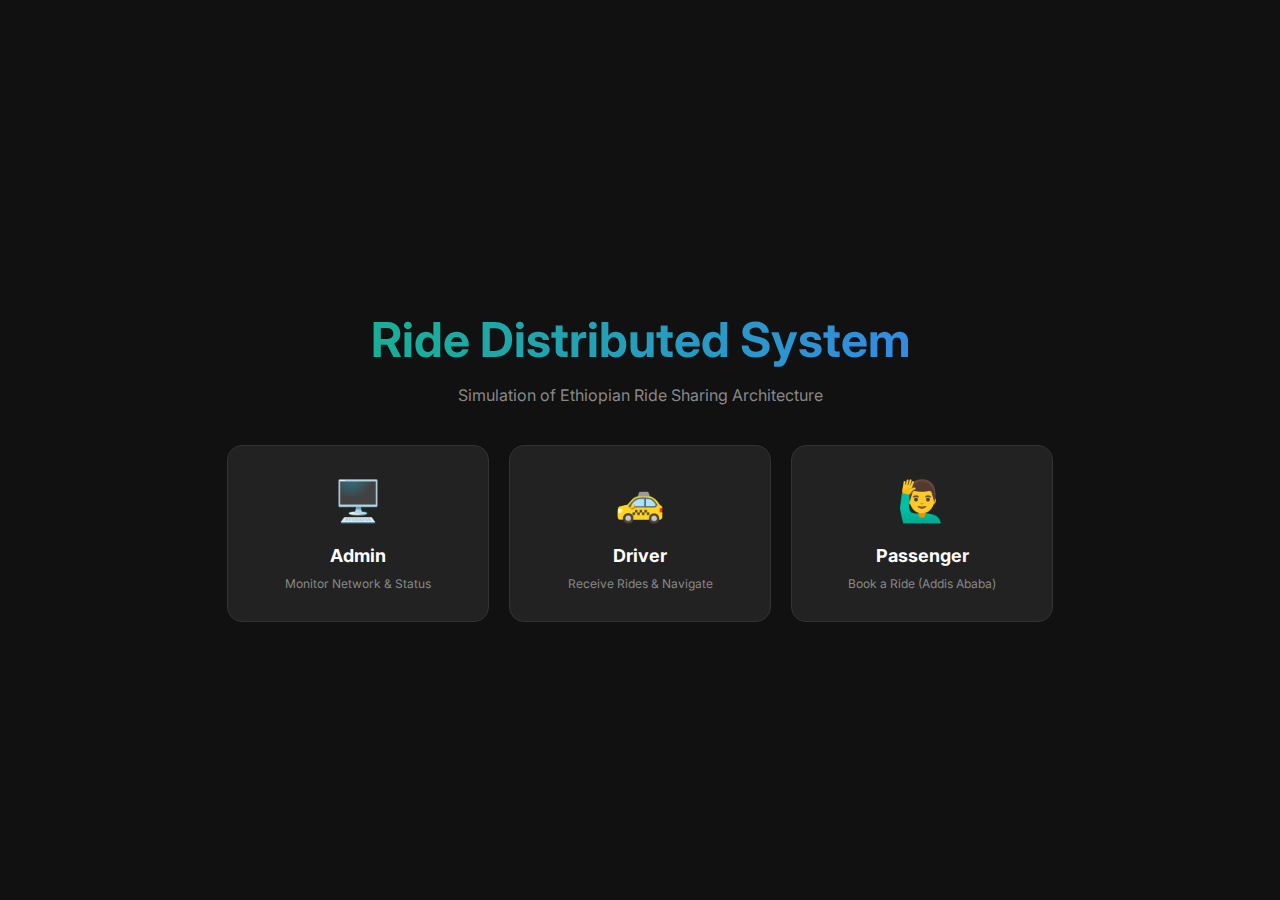
<file: web/index.html>
<!DOCTYPE html>
<html lang="en">
<head>
    <meta charset="UTF-8">
    <meta name="viewport" content="width=device-width, initial-scale=1.0">
    <title>Ride Distributed System</title>
    <link href="https://fonts.googleapis.com/css2?family=Inter:wght@400;700&display=swap" rel="stylesheet">
    <style>
        body { margin: 0; font-family: 'Inter', sans-serif; background: #111; color: white; display: flex; align-items: center; justify-content: center; height: 100vh; }
        .container { text-align: center; }
        h1 { font-size: 3rem; margin-bottom: 10px; background: linear-gradient(to right, #10b981, #3b82f6); -webkit-background-clip: text; color: transparent; }
        p { color: #888; margin-bottom: 40px; }
        
        .roles { display: flex; gap: 20px; justify-content: center; }
        .card { 
            background: #222; padding: 30px; border-radius: 15px; width: 200px; 
            border: 1px solid #333; transition: 0.3s; cursor: pointer; text-decoration: none; color: white;
            display: flex; flex-direction: column; align-items: center;
        }
        .card:hover { transform: translateY(-5px); border-color: #10b981; background: #2a2a2a; }
        .icon { font-size: 40px; margin-bottom: 20px; }
        .title { font-weight: bold; font-size: 18px; margin-bottom: 10px; }
        .desc { font-size: 12px; color: #888; }
    </style>
</head>
<body>
    <div class="container">
        <h1>Ride Distributed System</h1>
        <p>Simulation of Ethiopian Ride Sharing Architecture</p>
        
        <div class="roles">
            <a href="/admin.html" class="card">
                <div class="icon">🖥️</div>
                <div class="title">Admin</div>
                <div class="desc">Monitor Network & Status</div>
            </a>
            
            <a href="/driver.html" class="card">
                <div class="icon">🚕</div>
                <div class="title">Driver</div>
                <div class="desc">Receive Rides & Navigate</div>
            </a>
            
            <a href="/passenger.html" class="card">
                <div class="icon">🙋‍♂️</div>
                <div class="title">Passenger</div>
                <div class="desc">Book a Ride (Addis Ababa)</div>
            </a>
        </div>
    </div>
</body>
</html>
</file>
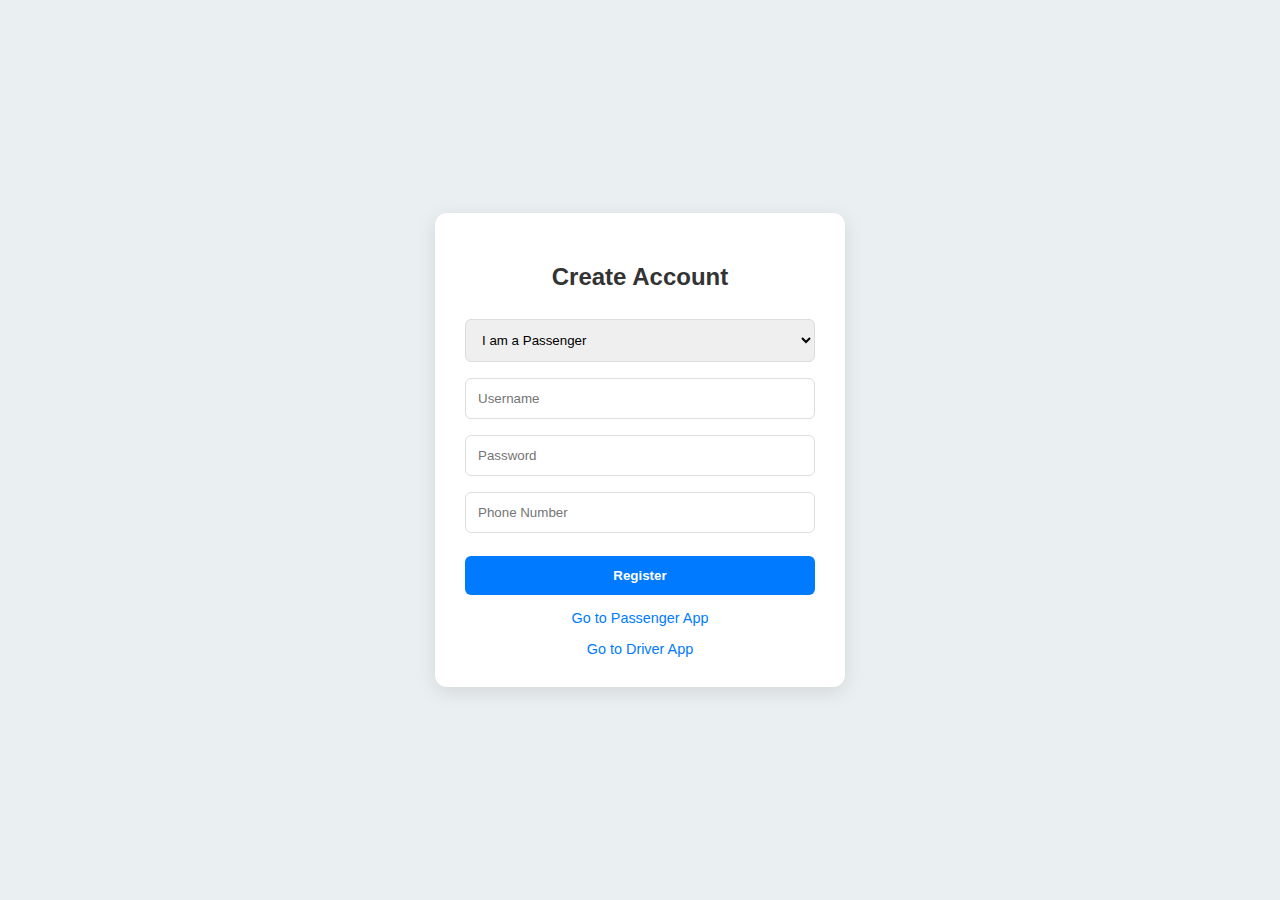
<file: web/register.html>
<!DOCTYPE html>
<html lang="en">

<head>
  <meta charset="UTF-8">
  <meta name="viewport" content="width=device-width, initial-scale=1.0">
  <title>Register - GeBata Ride</title>
  <style>
    body {
      font-family: 'Segoe UI', sans-serif;
      background: #eaeff2;
      display: flex;
      justify-content: center;
      align-items: center;
      height: 100vh;
      margin: 0;
    }

    .card {
      background: white;
      padding: 30px;
      border-radius: 12px;
      box-shadow: 0 5px 20px rgba(0, 0, 0, 0.1);
      width: 350px;
      text-align: center;
    }

    h2 {
      color: #333;
      margin-bottom: 20px;
    }

    input,
    select {
      width: 100%;
      padding: 12px;
      margin: 8px 0;
      border: 1px solid #ddd;
      border-radius: 6px;
      box-sizing: border-box;
    }

    button {
      width: 100%;
      padding: 12px;
      background: #007bff;
      color: white;
      border: none;
      border-radius: 6px;
      cursor: pointer;
      font-weight: bold;
      margin-top: 15px;
    }

    button:hover {
      background: #0056b3;
    }

    .link {
      margin-top: 15px;
      display: block;
      font-size: 0.9em;
      color: #007bff;
      text-decoration: none;
    }

    .error {
      color: red;
      font-size: 0.9em;
      margin-top: 10px;
      display: none;
    }
  </style>
</head>

<body>

  <div class="card">
    <h2>Create Account</h2>

    <select id="role">
      <option value="PASSENGER">I am a Passenger</option>
      <option value="DRIVER">I am a Driver</option>
    </select>

    <input type="text" id="username" placeholder="Username">
    <input type="password" id="password" placeholder="Password">
    <input type="text" id="phone" placeholder="Phone Number">

    <button onclick="register()">Register</button>
    <p class="error" id="msg"></p>

    <a href="passenger.html" class="link">Go to Passenger App</a>
    <a href="driver.html" class="link">Go to Driver App</a>
  </div>

  <script>
    const API_URL = "http://localhost:5000/api";

    async function register() {
      const role = document.getElementById('role').value;
      const user = document.getElementById('username').value;
      const pass = document.getElementById('password').value;
      const phone = document.getElementById('phone').value;
      const msg = document.getElementById('msg');

      if (role === "DRIVER") {
          window.location.href = "driver-register.html";
          return;
      }

      if (!user || !pass) {
        msg.style.display = 'block';
        msg.innerText = "Please fill all fields";
        return;
      }

      msg.innerText = "Registering...";
      msg.style.display = 'block';
      msg.style.color = "blue";

      try {
        // Sending Register Request
        const res = await fetch(`${API_URL}?cmd=REGISTER&role=${role}&name=${user}&pass=${pass}&phone=${phone}`);
        const data = await res.json();

        if (data.status === "registered") {
          msg.style.color = "green";
          msg.innerText = "Success! Redirecting...";
          setTimeout(() => {
            if (role === "PASSENGER") window.location.href = "passenger.html";
            else window.location.href = "driver.html";
          }, 1500);
        } else {
          msg.style.color = "red";
          msg.innerText = data.message || "Registration failed";
        }
      } catch (e) {
        msg.style.color = "red";
        msg.innerText = "Connection error";
      }
    }
  </script>

</body>

</html>
</file>
